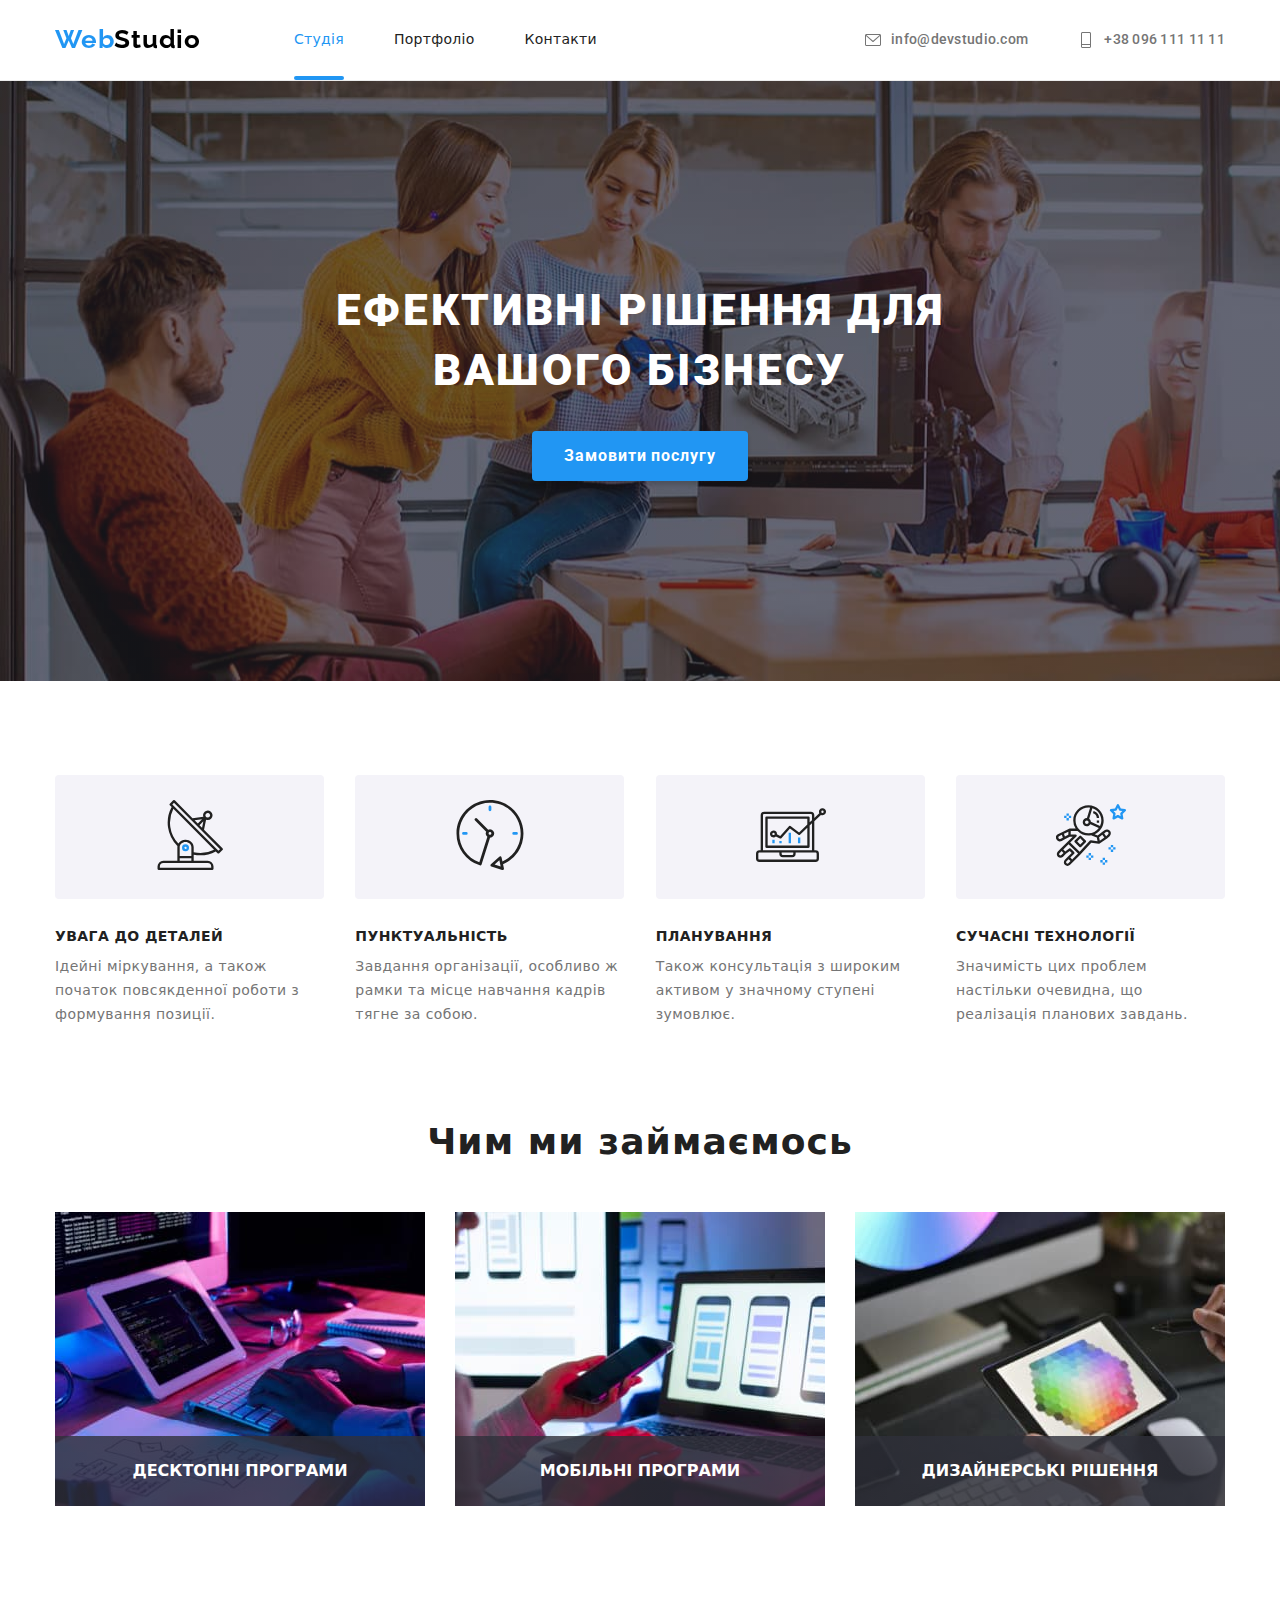
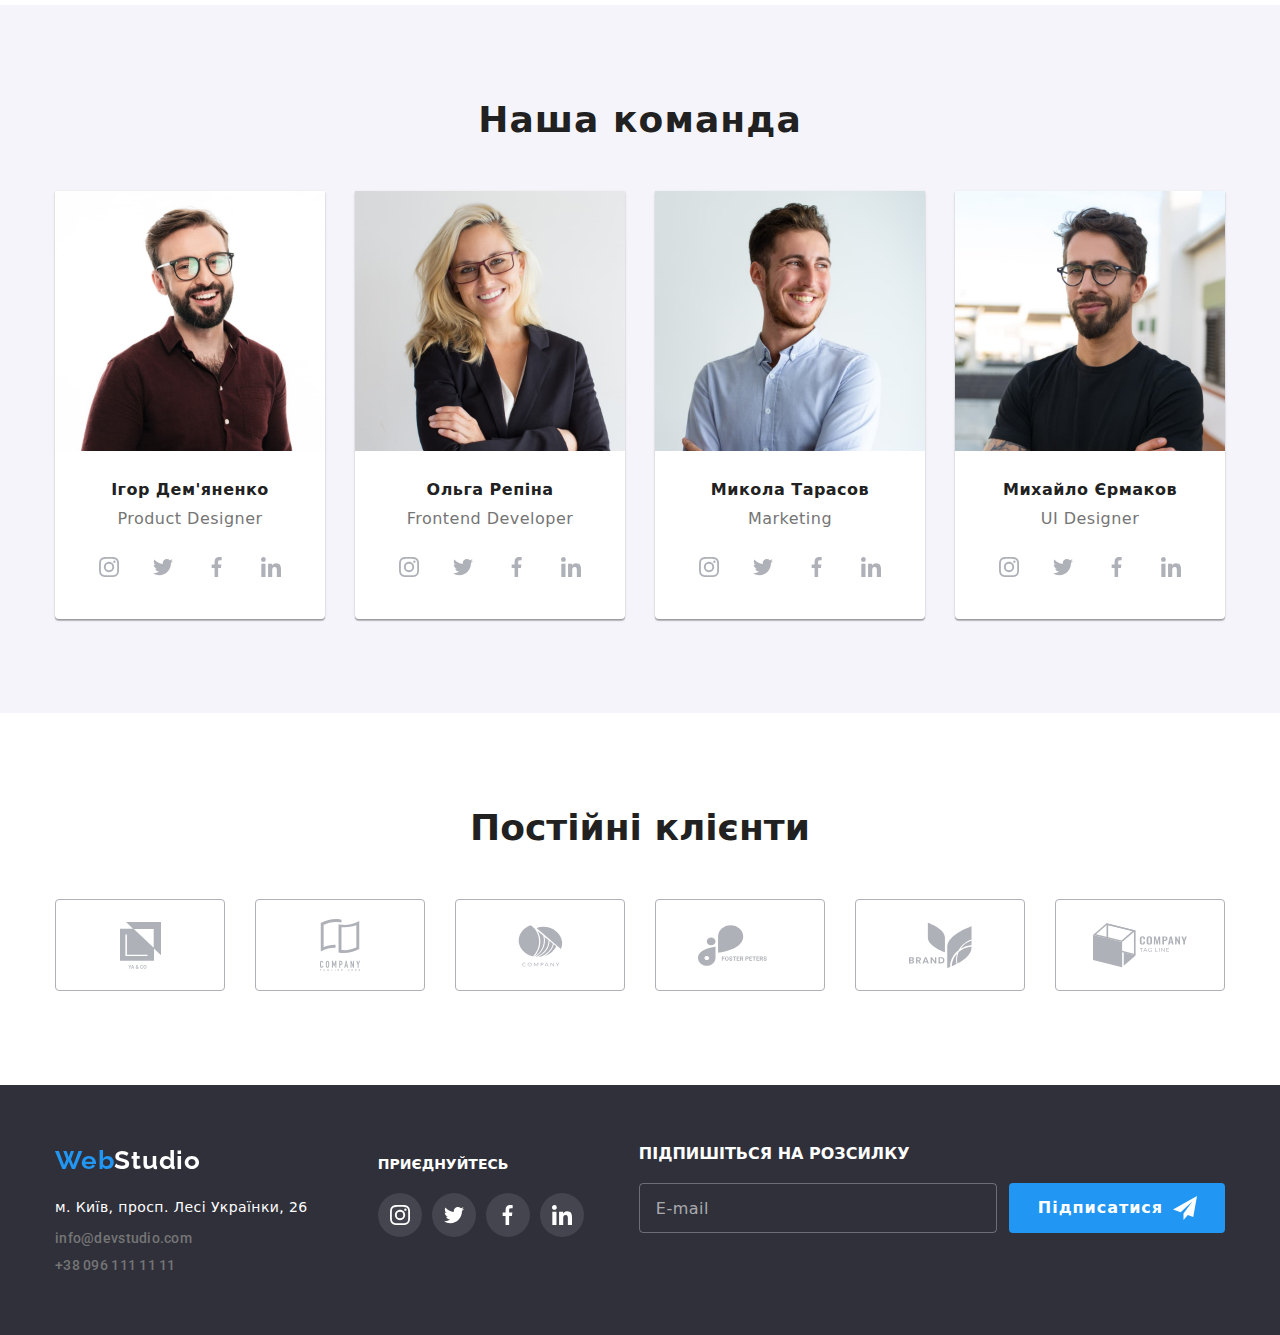
<file: index.html>
<!DOCTYPE html>
<html lang="uk">

<head>
  <meta charset="UTF-8" />
  <meta http-equiv="X-UA-Compatible" content="IE=edge" />
  <meta name="viewport" content="width=device-width, initial-scale=1.0" />
  <link href="css/style.css" rel="stylesheet" type="text/css" />
  <link href="css/modern-normalize.css" rel="stylesheet" type="text/css" />
  <link href="https://fonts.googleapis.com/css2?family=Raleway:wght@700&family=Roboto:wght@400;500;700;900&display=swap"
    rel="stylesheet" />
  <title>WebStudio</title>
</head>

<body>
  <header>
    <div class="container">
      <div class="sub-container">
        <a href="index.html" class="logo-header">WebStudio</a>
        <nav>
          <ul class="nav-menu">
            <li class="link-menu">
              <div class="item-activ">
                <a href="index.html" class="navigation  activ-menu">Студія </a>
              </div>
            </li>
            <li class="link-menu">
              <a href="portfolio.html" class="navigation">Портфоліо </a>
            </li>
            <li class="link-menu">
              <a href="#" class="navigation">Контакти </a>
            </li>
          </ul>
        </nav>

        <ul class="navigation-contact">
          <li class="link-contacts">
            <a href="mailto:info@devstudio.com" class="nav-contacts connect-nav">
              <svg class="icon" width="16" height="16">
                <use href="./img/icons.svg#mail"></use>
              </svg>
              info@devstudio.com</a>
          </li>
          <li class="link-contacts">
            <a href="tel:+380961111111" class="nav-contacts connect-nav">
              <svg class="icon" width="16" height="16">
                <use href="./img/icons.svg#tel"></use>
              </svg>
              +38 096 111 11 11</a>
          </li>
        </ul>
      </div>
    </div>
  </header>
  <main>

    <section class="order">
      <div class="order-div">
        <h1 class="order-h1">Ефективні рішення для вашого бізнесу</h1>

        <button type="button" class="order-button" data-modal-open>Замовити послугу</button>
      </div>
    </section>

    <section class="details">
      <div class="container">
        <h2 class="displaynone">Увага до деталей</h2>
        <ul class="details-list">
          <li class="details-item">
            <div class="icon-features">
              <svg width="70" height="70">
                <use href="./img/icons.svg#group"></use>
              </svg>
            </div>
            <h3 class="details-title">Увага до деталей</h3>
            <p class="details-text">
              Ідейні міркування, а також початок повсякденної роботи з
              формування позиції.
            </p>
          </li>
          <li class="details-item">
            <div class="icon-features">
              <svg width="70" height="70">
                <use href="./img/icons.svg#clock"></use>
              </svg>
            </div>
            <h3 class="details-title">Пунктуальність</h3>
            <p class="details-text">
              Завдання організації, особливо ж рамки та місце навчання
              кадрів тягне за собою.
            </p>
          </li>
          <li class="details-item">
            <div class="icon-features">
              <svg width="70" height="70">
                <use href="./img/icons.svg#diagram"></use>
              </svg>
            </div>
            <h3 class="details-title">Планування</h3>
            <p class="details-text">
              Також консультація з широким активом у значному
              ступені зумовлює.
            </p>
          </li>
          <li class="details-item">
            <div class="icon-features">
              <svg width="70" height="70">
                <use href="./img/icons.svg#astronaut"></use>
              </svg>
            </div>
            <h3 class="details-title">Сучасні технології</h3>
            <p class="details-text">
              Значимість цих проблем настільки очевидна, що реалізація
              планових завдань.
            </p>
          </li>
        </ul>
      </div>
    </section>

    <section class="what-we-do">
      <div class="container">
        <h2 class="what-we-do-title">Чим ми займаємось</h2>
        <ul class="what-we-do-img">
          <li class="what-we-do-item">
            <img class="img-block" src="img/keyboard.jpg" alt="Друкує на клавіатурі" width="370" />
            <p class="img-title">Десктопні програми</p>
          </li>
          <li class="what-we-do-item">
            <img class="img-block" src="img/phone.jpg" alt="Телефон в руці" width="370" />
            <p class="img-title">Мобільні програми</p>
          </li>
          <li class="what-we-do-item">
            <img class="img-block" src="img/tablet.jpg" alt="Планшет в руці" width="370" />
            <p class="img-title">Дизайнерські рішення</p>
          </li>
        </ul>
      </div>
    </section>

    <section class="team">
      <div class="container">
        <h2 class="team-title">Наша команда</h2>
        <ul class="team-card">
          <li class="team-item">
            <img src="img/igor.jpg" alt="Ігор Дем'яненко" width="270" height="260" />
            <div class="team-block">
              <h3 class="team-name">Ігор Дем'яненко</h3>
              <p class="team-text">Product Designer</p>
              <ul class="list icon-flex">
                <li>
                  <a class="icon-team" href="">
                    <svg class="icon-soc" width="20" height="20">
                      <use href="./img/icons.svg#instagram"></use>
                    </svg>
                  </a>
                </li>
                <li>
                  <a class="icon-team" href="">
                    <svg class="icon-soc" width="20" height="20">
                      <use href="./img/icons.svg#twiter"></use>
                    </svg>
                  </a>
                </li>
                <li>
                  <a class="icon-team" href="">
                    <svg class="icon-soc" width="20" height="20">
                      <use href="./img/icons.svg#facebook"></use>
                    </svg>
                  </a>
                </li>
                <li>
                  <a class="icon-team" href="">
                    <svg class="icon-soc" width="20" height="20">
                      <use href="./img/icons.svg#linkedin"></use>
                    </svg>
                  </a>
                </li>
              </ul>
            </div>
          </li>

          <li class="team-item">
            <img src="img/olga.jpg" alt="Ольга Репіна" width="270" height="260" />
            <div class="team-block">
              <h3 class="team-name">Ольга Репіна</h3>
              <p class="team-text">Frontend Developer</p>
              <ul class="list icon-flex">
                <li>
                  <a class="icon-team" href="">
                    <svg class="icon-soc" width="20" height="20">
                      <use href="./img/icons.svg#instagram"></use>
                    </svg>
                  </a>
                </li>
                <li>
                  <a class="icon-team" href="">
                    <svg class="icon-soc" width="20" height="20">
                      <use href="./img/icons.svg#twiter"></use>
                    </svg>
                  </a>
                </li>
                <li>
                  <a class="icon-team" href="">
                    <svg class="icon-soc" width="20" height="20">
                      <use href="./img/icons.svg#facebook"></use>
                    </svg>
                  </a>
                </li>
                <li>
                  <a class="icon-team" href="">
                    <svg class="icon-soc" width="20" height="20">
                      <use href="./img/icons.svg#linkedin"></use>
                    </svg>
                  </a>
                </li>
              </ul>
            </div>
          </li>

          <li class="team-item">
            <img src="img/mikola.jpg" alt="Микола Тарасов" width="270" height="260" />
            <div class="team-block">
              <h3 class="team-name">Микола Тарасов</h3>
              <p class="team-text">Marketing</p>
              <ul class="list icon-flex">
                <li>
                  <a class="icon-team" href="">
                    <svg class="icon-soc" width="20" height="20">
                      <use href="./img/icons.svg#instagram"></use>
                    </svg>
                  </a>
                </li>
                <li>
                  <a class="icon-team" href="">
                    <svg class="icon-soc" width="20" height="20">
                      <use href="./img/icons.svg#twiter"></use>
                    </svg>
                  </a>
                </li>
                <li>
                  <a class="icon-team" href="">
                    <svg class="icon-soc" width="20" height="20">
                      <use href="./img/icons.svg#facebook"></use>
                    </svg>
                  </a>
                </li>
                <li>
                  <a class="icon-team" href="">
                    <svg class="icon-soc" width="20" height="20">
                      <use href="./img/icons.svg#linkedin"></use>
                    </svg>
                  </a>
                </li>
              </ul>
            </div>
          </li>
          <li class="team-item">
            <img src="img/mihaylo.jpg" alt="Михайло Єрмаков" width="270" height="260" />
            <div class="team-block">
              <h3 class="team-name">Михайло Єрмаков</h3>
              <p class="team-text">UI Designer</p>
              <ul class="list icon-flex">
                <li>
                  <a class="icon-team" href="">
                    <svg class="icon-soc" width="20" height="20">
                      <use href="./img/icons.svg#instagram"></use>
                    </svg>
                  </a>
                </li>
                <li>
                  <a class="icon-team" href="">
                    <svg class="icon-soc" width="20" height="20">
                      <use href="./img/icons.svg#twiter"></use>
                    </svg>
                  </a>
                </li>
                <li>
                  <a class="icon-team" href="">
                    <svg class="icon-soc" width="20" height="20">
                      <use href="./img/icons.svg#facebook"></use>
                    </svg>
                  </a>
                </li>
                <li>
                  <a class="icon-team" href="">
                    <svg class="icon-soc" width="20" height="20">
                      <use href="./img/icons.svg#linkedin"></use>
                    </svg>
                  </a>
                </li>
              </ul>
            </div>
          </li>
        </ul>
      </div>
    </section>
    <section class="clients">
      <div class="container">
        <h2 class="sect">Постійні клієнти</h2>
        <ul class="list icon-flex">
          <li>
            <a class="list clients-box" href="">
              <svg class="icon-client" width="47" height="47">
                <use href="./img/icons.svg#yaco"></use>
              </svg>
            </a>
          </li>
          <li>
            <a class="clients-box" href="">
              <svg class="icon-client" width="52" height="52">
                <use href="./img/icons.svg#taglinehere"></use>
              </svg>
            </a>
          </li>
          <li>
            <a class="clients-box" href="">
              <svg class="icon-client" width="45" height="45">
                <use href="./img/icons.svg#company"></use>
              </svg>
            </a>
          </li>
          <li>
            <a class="clients-box" href="">
              <svg class="icon-client" width="85" height="85">
                <use href="./img/icons.svg#foster"></use>
              </svg>
            </a>
          </li>
          <li>
            <a class="clients-box" href="">
              <svg class="icon-client" width="63" height="63">
                <use href="./img/icons.svg#brand"></use>
              </svg>
            </a>
          </li>
          <li>
            <a class="clients-box" href="">
              <svg class="icon-client" width="94" height="94">
                <use href="./img/icons.svg#tagline"></use>
              </svg>
            </a>
          </li>
        </ul>
      </div>
    </section>
  </main>

  <footer>
    <div class="footer-div">
      <div class="container">
        <div class="box">
          <div class="footer-box">
            <a href="#" class="logo-footer">WebStudio</a>
            <address>
              <ul class="footer-contacts">
                <li class="footer-list">
                  <a href="https://goo.gl/maps/ZHvqtMLKhy8qMB8BA" class="location">м. Київ, просп. Лесі Українки, 26</a>
                </li>
                <li class="footer-list">
                  <a href="mailto:info@devstudio.com" class="nav-contacts">info@devstudio.com</a>
                </li>
                <li class="footer-list">
                  <a href="tel:+380961111111" class="nav-contacts">+38 096 111 11 11</a>
                </li>
              </ul>
            </address>
          </div>
          <div class="footer-join">
            <h2 class="join">ПРИЄДНУЙТЕСЬ</h2>
            <ul class="list icon-join-flex">
              <li class="item">
                <a class="icon-team" href="">
                  <svg class="icon-join" width="20" height="20">
                    <use href="./img/icons.svg#instagram"></use>
                  </svg>
                </a>
              </li>
              <li class="item">
                <a class="icon-team" href="">
                  <svg class="icon-join" width="20" height="20">
                    <use href="./img/icons.svg#twiter"></use>
                  </svg>
                </a>
              </li>
              <li class="item">
                <a class="icon-team" href="">
                  <svg class="icon-join" width="20" height="20">
                    <use href="./img/icons.svg#facebook"></use>
                  </svg>
                </a>
              </li>
              <li class="item">
                <a class="icon-team" href="">
                  <svg class="icon-join" width="20" height="20">
                    <use href="./img/icons.svg#linkedin"></use>
                  </svg>
                </a>
              </li>
            </ul>
          </div>
          <div class="footer-mail">
            <div class="subscribe-position">
              <form class="subscribe-form" name="subscribe" autocomplete="off">
                <div class="subscribe">
                  <label class="subscribe-inp">
                    <span class="subscribe-title">Підпишіться на розсилку</span>
                    <input class="subscribe-email" type="email" name="email" placeholder="E-mail" required />
                  </label>
                </div>
                <button class="subscribe-btn" type="submit">
                  Підписатися
                  <svg class="icon-send" width="24" height="24">
                    <use href="./img/icons.svg#send"></use>
                  </svg>
                </button>
              </form>
            </div>
          </div>
        </div>
      </div>
    </div>
  </footer>

  <div class="backdrop is-hidden" data-modal>
    <div class="modal">
      <button class="btn-close" type="button" data-modal-close>
        <svg class="icon-close" width="18" height="18">
          <use href="./img/icons.svg#close"></use>
        </svg>
      </button>
      <h2 class="modal-title">Залишіть свої дані, ми вам передзвонимо</h2>
      <form class="modal-form" name="modal-sub" autocomplete="off">
        <ul class="list">
          <li class="modal-list">
            <label>
              Ім'я
              <input class="modal-inp" type="text" name="name" />
              <svg class="modal-icon" width="18" height="18">
                <use href="./img/icons.svg#person"></use>
              </svg>
            </label>
          </li>
          <li class="modal-list">
            <label>
              Телефон
              <input class="modal-inp" type="tel" name="phone" />
              <svg class="modal-icon" width="18" height="18">
                <use href="./img/icons.svg#phone"></use>
              </svg>
            </label>
          </li>
          <li class="modal-list">
            <label>
              Пошта
              <input class="modal-inp" type="email" name="email" />
              <svg class="modal-icon" width="18" height="18">
                <use href="./img/icons.svg#email"></use>
              </svg>
            </label>
          </li>
          <li class="modal-list">
            <label>
              Коментар
              <textarea class="modal-area" name="comment" placeholder="Введіть текст"></textarea>
            </label>
          </li>
          <li>
            <label class="check-lab">
              <input class="consent" type="checkbox" name="consent" value="" />
              <svg class="consent-icon" width="16" height="16">
                <use href="./img/icons.svg#check"></use>
              </svg>
              <span class="check-bord"></span>
              Погоджуюся з розсилкою та приймаю&ensp;
              <a class="consent-title" href="">Умови договору</a>
            </label>
          </li>
        </ul>
        <button class="modal-send" type="submit">Відправити</button>
      </form>
    </div>
  </div>

  <script src="./js/modal.js"></script>

</body>

</html>
</file>
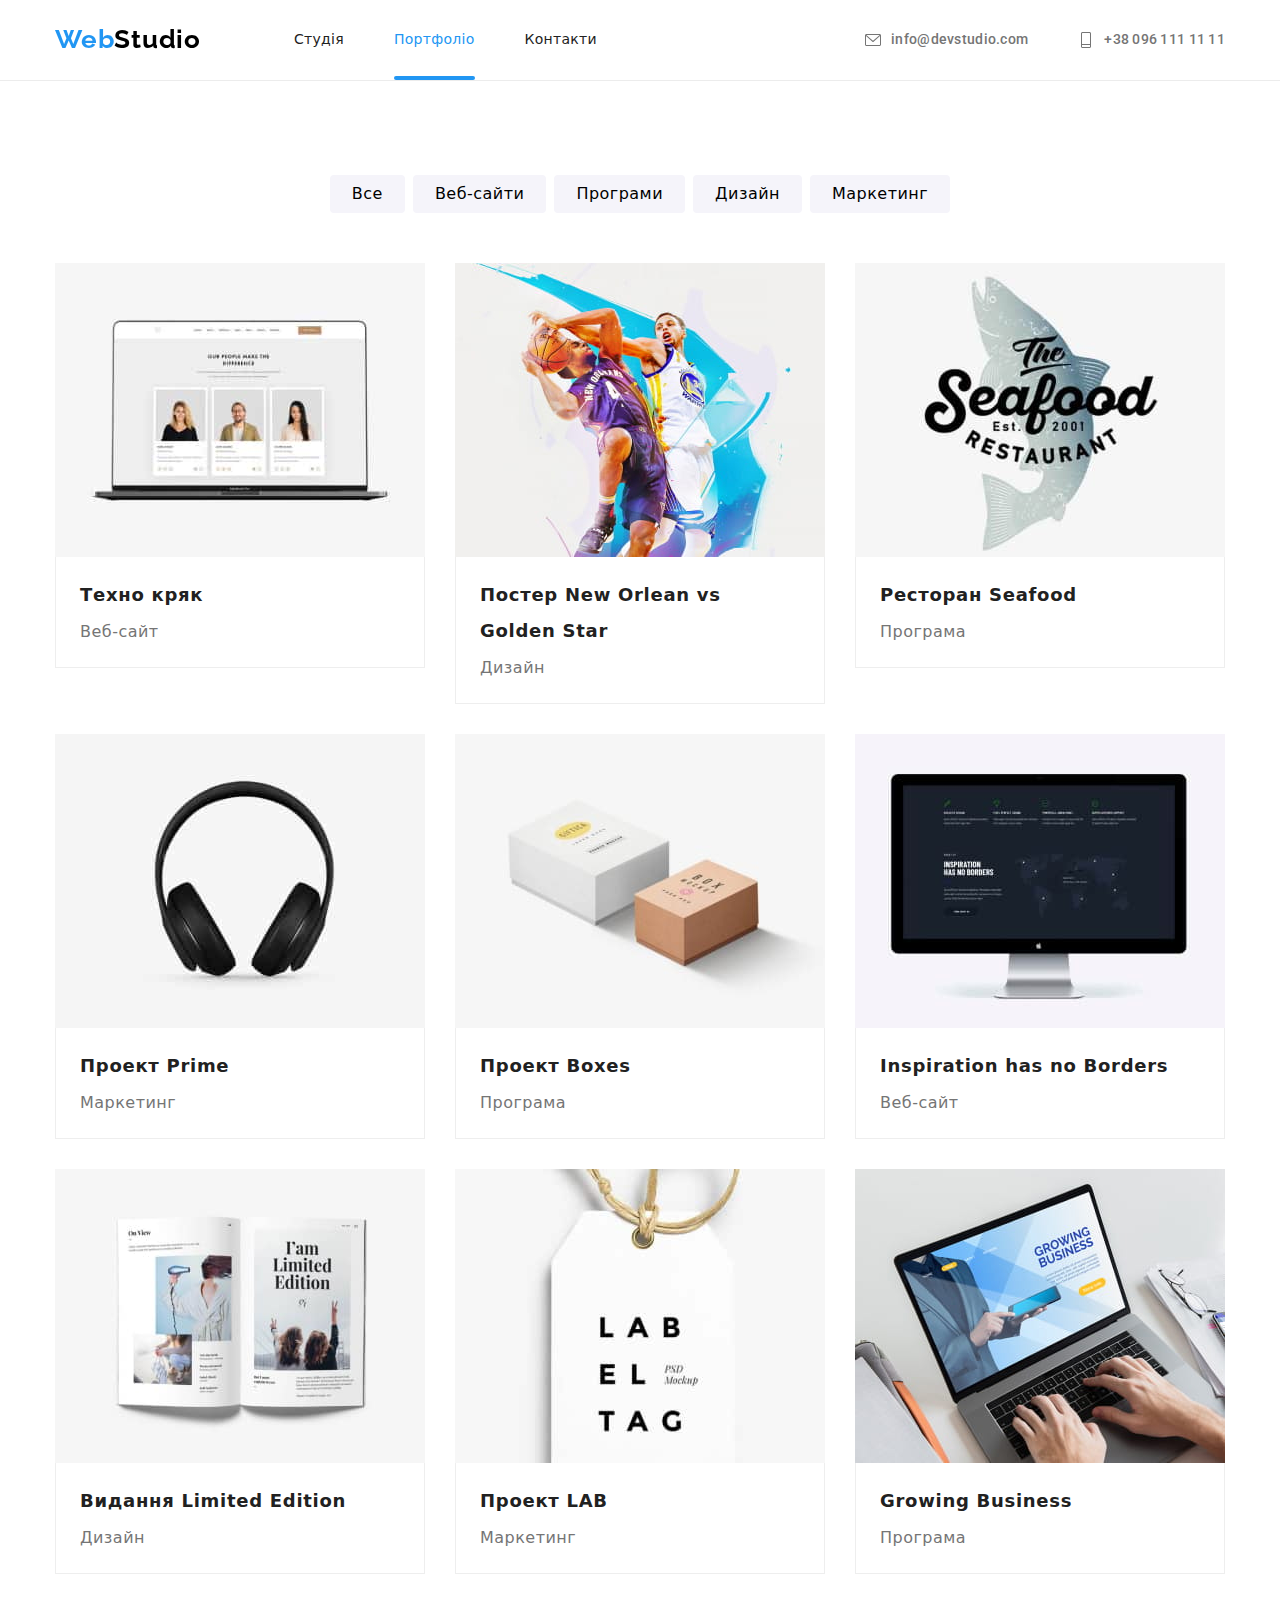
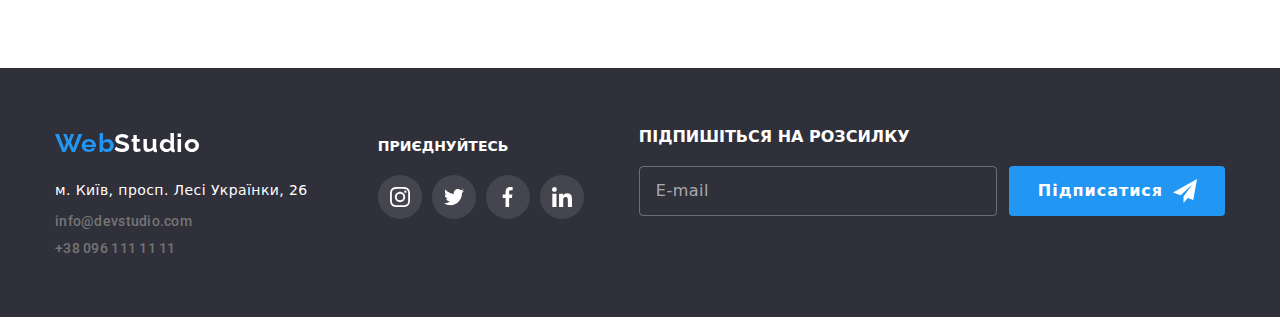
<file: portfolio.html>
<!DOCTYPE html>
<html lang="uk">

<head>
  <meta charset="UTF-8" />
  <meta http-equiv="X-UA-Compatible" content="IE=edge" />
  <meta name="viewport" content="width=device-width, initial-scale=1.0" />
  <link href="css/style.css" rel="stylesheet" type="text/css" />
  <link href="css/modern-normalize.css" rel="stylesheet" type="text/css" />
  <link href="https://fonts.googleapis.com/css2?family=Raleway:wght@700&family=Roboto:wght@400;500;700;900&display=swap"
    rel="stylesheet" />
  <title>WebStudio</title>
</head>

<body>
  <header>
    <div class="container">
      <div class="sub-container">
        <a href="index.html" class="logo-header">WebStudio</a>
        <nav>
          <ul class="nav-menu">
            <li class="link-menu">
              <a href="index.html" class="navigation">Студія </a>
            </li>
            <li class="link-menu">
              <div class="item-activ">
                <a href="portfolio.html" class="navigation   activ-menu">Портфоліо </a>
              </div>
            </li>
            <li class="link-menu">
              <a href="#" class="navigation">Контакти </a>
            </li>
          </ul>
        </nav>

        <ul class="navigation-contact">
          <li class="link-contacts">
            <a href="mailto:info@devstudio.com" class="nav-contacts connect-nav">
              <svg class="icon" width="16" height="16">
                <use href="./img/icons.svg#mail"></use>
              </svg>
              info@devstudio.com</a>
          </li>
          <li class="link-contacts">
            <a href="tel:+380961111111" class="nav-contacts connect-nav">
              <svg class="icon" width="16" height="16">
                <use href="./img/icons.svg#tel"></use>
              </svg>
              +38 096 111 11 11</a>
          </li>
        </ul>
      </div>
    </div>
  </header>

  <main>

    <section class="buttons">
      <div class="container">
        <h2 class="displaynone">Кнопки</h2>
        <ul class="button-items">
          <li class="list-button">
            <button type="button" class="button">Все</button>
          </li>
          <li class="list-button">
            <button type="button" class="button">Веб-сайти</button>
          </li>
          <li class="list-button">
            <button type="button" class="button">Програми</button>
          </li>
          <li class="list-button">
            <button type="button" class="button">Дизайн</button>
          </li>
          <li class="list-button">
            <button type="button" class="button">Маркетинг</button>
          </li>
        </ul>
      </div>
    </section>

    <section class="shop">
      <div class="container">
        <h2 class="displaynone">Товар</h2>
        <ul class="shop-list portf-cont">
          <li class="shop-item">
            <div class="item-shadow">
              <div class="item-overley">
                <img class="port-list" src="img/laptop.jpg" alt="Ігор Дем'яненко" width="370" />
                <p class="title-overley">
                  Технокряк це сучасний майданчик поширення
                  коронавірусу. Компанії використовують цю платформу для
                  цифрового шпигунства та атак на захищені сервери
                  конкурентів.
                </p>
              </div>
              <div class="shop-block">
                <h3 class="shop-name">Техно кряк</h3>
                <p class="shop-text">Веб-сайт</p>
              </div>
            </div>
          </li>

          <li class="shop-item">
            <div class="item-shadow">
              <div class="item-overley">
                <img class="port-list" src="img/basketball.jpg" alt="Ольга Репіна" width="370" />
                <p class="title-overley">
                  Технокряк це сучасний майданчик поширення
                  коронавірусу. Компанії використовують цю платформу для
                  цифрового шпигунства та атак на захищені сервери
                  конкурентів.
                </p>
              </div>
              <div class="shop-block">
                <h3 class="shop-name">Постер New Orlean vs Golden Star</h3>
                <p class="shop-text">Дизайн</p>
              </div>
            </div>
          </li>

          <li class="shop-item">
            <div class="item-shadow">
              <div class="item-overley">
                <img class="port-list" src="img/seafood.jpg" alt="Микола Тарасов" width="370" />
                <p class="title-overley">
                  Технокряк це сучасний майданчик поширення
                  коронавірусу. Компанії використовують цю платформу для
                  цифрового шпигунства та атак на захищені сервери
                  конкурентів.
                </p>
              </div>
              <div class="shop-block">
                <h3 class="shop-name">Ресторан Seafood</h3>
                <p class="shop-text">Програма</p>
              </div>
            </div>
          </li>
          <li class="shop-item">
            <div class="item-shadow">
              <div class="item-overley">
                <img class="port-list" src="img/headphones.jpg" alt="Михайл Єрмаков" width="370" />
                <p class="title-overley">
                  Технокряк це сучасний майданчик поширення
                  коронавірусу. Компанії використовують цю платформу для
                  цифрового шпигунства та атак на захищені сервери
                  конкурентів.
                </p>
              </div>
              <div class="shop-block">
                <h3 class="shop-name">Проект Prime</h3>
                <p class="shop-text">Маркетинг</p>
              </div>
            </div>
          </li>
          <li class="shop-item">
            <div class="item-shadow">
              <div class="item-overley">
                <img class="port-list" src="img/boxes.jpg" alt="Ігор Дем'яненко" width="370" />
                <p class="title-overley">
                  Технокряк це сучасний майданчик поширення
                  коронавірусу. Компанії використовують цю платформу для
                  цифрового шпигунства та атак на захищені сервери
                  конкурентів.
                </p>
              </div>
              <div class="shop-block">
                <h3 class="shop-name">Проект Boxes</h3>
                <p class="shop-text">Програма</p>
              </div>
            </div>
          </li>

          <li class="shop-item">
            <div class="item-shadow">
              <div class="item-overley">
                <img class="port-list" src="img/monitor.jpg" alt="Ольга Репіна" width="370" />
                <p class="title-overley">
                  Технокряк це сучасний майданчик поширення
                  коронавірусу. Компанії використовують цю платформу для
                  цифрового шпигунства та атак на захищені сервери
                  конкурентів.
                </p>
              </div>
              <div class="shop-block">
                <h3 class="shop-name">Inspiration has no Borders</h3>
                <p class="shop-text">Веб-сайт</p>
              </div>
            </div>
          </li>

          <li class="shop-item">
            <div class="item-shadow">
              <div class="item-overley">
                <img class="port-list" src="img/book.jpg" alt="Микола Тарасов" width="370" />
                <p class="title-overley">
                  Технокряк це сучасний майданчик поширення
                  коронавірусу. Компанії використовують цю платформу для
                  цифрового шпигунства та атак на захищені сервери
                  конкурентів.
                </p>
              </div>
              <div class="shop-block">
                <h3 class="shop-name">Видання Limited Edition</h3>
                <p class="shop-text">Дизайн</p>
              </div>
            </div>
          </li>
          <li class="shop-item">
            <div class="item-shadow">
              <div class="item-overley">
                <img class="port-list" src="img/labeltag.jpg" alt="Михайло Єрмаков" width="370" />
                <p class="title-overley">
                  Технокряк це сучасний майданчик поширення
                  коронавірусу. Компанії використовують цю платформу для
                  цифрового шпигунства та атак на захищені сервери
                  конкурентів.
                </p>
              </div>
              <div class="shop-block">
                <h3 class="shop-name">Проект LAB</h3>
                <p class="shop-text">Маркетинг</p>
              </div>
            </div>
          </li>
          <li class="shop-item">
            <div class="item-shadow">
              <div class="item-overley">
                <img class="port-list" src="img/workingwithlaptop.jpg" alt="Михайло Єрмаков" width="370" />
                <p class="title-overley">
                  Технокряк це сучасний майданчик поширення
                  коронавірусу. Компанії використовують цю платформу для
                  цифрового шпигунства та атак на захищені сервери
                  конкурентів.
                </p>
              </div>
              <div class="shop-block">
                <h3 class="shop-name">Growing Business</h3>
                <p class="shop-text">Програма</p>
              </div>
            </div>
          </li>
        </ul>
      </div>
    </section>
  </main>

  <footer>
    <div class="footer-div">
      <div class="container">
        <div class="box">
          <div class="footer-box">
            <a href="#" class="logo-footer">WebStudio</a>
            <address>
              <ul class="footer-contacts">
                <li class="footer-list">
                  <a href="https://goo.gl/maps/ZHvqtMLKhy8qMB8BA" class="location">м. Київ, просп. Лесі Українки, 26</a>
                </li>
                <li class="footer-list">
                  <a href="mailto:info@devstudio.com" class="nav-contacts">info@devstudio.com</a>
                </li>
                <li class="footer-list">
                  <a href="tel:+380961111111" class="nav-contacts">+38 096 111 11 11</a>
                </li>
              </ul>
            </address>
          </div>
          <div class="footer-join">
            <h2 class="join">ПРИЄДНУЙТЕСЬ</h2>
            <ul class="list icon-join-flex">
              <li class="item">
                <a class="icon-team" href="">
                  <svg class="icon-join" width="20" height="20">
                    <use href="./img/icons.svg#instagram"></use>
                  </svg>
                </a>
              </li>
              <li class="item">
                <a class="icon-team" href="">
                  <svg class="icon-join" width="20" height="20">
                    <use href="./img/icons.svg#twiter"></use>
                  </svg>
                </a>
              </li>
              <li class="item">
                <a class="icon-team" href="">
                  <svg class="icon-join" width="20" height="20">
                    <use href="./img/icons.svg#facebook"></use>
                  </svg>
                </a>
              </li>
              <li class="item">
                <a class="icon-team" href="">
                  <svg class="icon-join" width="20" height="20">
                    <use href="./img/icons.svg#linkedin"></use>
                  </svg>
                </a>
              </li>
            </ul>
          </div>
          <div class="footer-mail">
            <div class="subscribe-position">
              <form class="subscribe-form" name="subscribe" autocomplete="off">
                <div class="subscribe">
                  <label class="subscribe-inp">
                    <span class="subscribe-title">Підпишіться на розсилку</span>
                    <input class="subscribe-email" type="email" name="email" placeholder="E-mail" required />
                  </label>
                </div>
                <button class="subscribe-btn" type="submit">
                  Підписатися
                  <svg class="icon-send" width="24" height="24">
                    <use href="./img/icons.svg#send"></use>
                  </svg>
                </button>
              </form>
            </div>
          </div>
        </div>
      </div>
    </div>
  </footer>
</body>

</html>
</file>
<file: css/style.css>
:root {
  --black-color: #212121;
  --blackColor: #000000;
  --blue-color: #2196f3;
  --white-color: #ffffff;
  --whiteColor: #f5f4fa;
  --border: #ececec;
  --border-shop: #eeeeee;
  --grey-color: #757575;
  --greyColor: #2f303a;
  --icon-color: #afb1b8;
  --shadow: rgba(0, 0, 0, 0.15);
}

header {
  border-bottom: 1px solid var(--border);
}


li {
  list-style-type: none;
}

ul {
  margin: 0px;
  padding: 0px;
}

img {
  display: block;
}

body {
  font-family: "Roboto";
  font-style: normal;
  font-weight: 500;
  color: var(--black-color);
}

address {
  font-style: normal;
}

.displaynone {
  display: none;
  margin: 0px;
}

.container {
  max-width: 1200px;
  padding-left: 15px;
  padding-right: 15px;
  margin-left: auto;
  margin-right: auto;
}

.displaynone {
  display: none;
}

/*-----------------------------header-----------------------------*/
.logo-header {
  display: inline-block;
  padding: 24px 0px 25px 0px;
  font-family: "Raleway";
  font-weight: 700;
  font-size: 26px;
  line-height: 1.19;

  color: transparent;
  -webkit-background-clip: text;
  background-clip: text;
  background-image: linear-gradient(to left,
      var(--blackColor) 30% 59%,
      var(--blue-color) 60%);
  letter-spacing: 0.03em;
}

.navigation {
  display: block;
  padding: 32px 0px 32px 0px;
  font-size: 14px;
  line-height: 1.14;
  letter-spacing: 0.02em;
  color: var(--black-color);
  text-decoration: none;
  transition: color 250ms cubic-bezier(0.4, 0, 0.2, 1);
}

.activ-menu {
  color: var(--blue-color);
}

.activ-menu::after {
  position: absolute;
  content: '';
  display: block;
  height: 4px;
  width: 100%;
  bottom: 0;
  left: 0;
  background-color: var(--blue-color);
  border-radius: 2px;
}

.item-activ {
  position: relative;
}

.link-menu {
  margin-right: 50px;
}

.link-menu:last-child {
  margin-right: 0px;
}

.link-contacts {
  margin-right: 50px;
}

.link-contacts:last-child {
  margin-right: 0px;
}

.sub-container {
  display: flex;
}

.navigation-contact {
  margin-left: auto;
  padding: 32px 0px 32px 0px;
  display: flex;
}

.nav-menu {
  margin-left: 93px;
  display: flex;
}

.nav:hover,
.nav:focus {
  color: var(--blue-color);
}

.nav-contacts {
  font-size: 14px;
  line-height: 1.14;
  letter-spacing: 0.02em;
  text-decoration: none;
  font-family: "Roboto";
  color: var(--grey-color);
}

.nav-contacts:hover,
.nav-contacts:focus {
  color: var(--blue-color);
  transition: 0.25s;
}

/*-----------------------------index(main)-----------------------------*/

.order {
  background-image: linear-gradient(rgba(47, 48, 58, 0.4),
      rgba(47, 48, 58, 0.4)),
    url("../img/business.jpg");
}

.order-h1 {
  margin: 0px;
  margin-bottom: 30px;
  text-align: center;
  font-family: "Roboto";
  font-weight: 900;
  font-size: 44px;
  line-height: 1.36;

  letter-spacing: 0.06em;
  text-transform: uppercase;
  color: var(--white-color);
}

.order-button {
  font-family: "Roboto";
  padding: 10px 32px 10px 32px;
  background: var(--blue-color);
  box-shadow: 0px 4px 4px var(--shadow);
  border-radius: 4px;
  border: 0px;

  font-weight: 700;
  font-size: 16px;
  line-height: 1.87;
  cursor: pointer;

  letter-spacing: 0.06em;

  color: var(--white-color);
}

.order-div {
  text-align: center;
  max-width: 696px;
  margin: auto;
  padding: 200px 0px 200px 0px;
}

.details {
  padding-top: 94px;
}

.details-title {
  margin: 0px;
  margin-bottom: 10px;
  font-weight: 700;
  font-size: 14px;
  line-height: 1.14;
  letter-spacing: 0.03em;
  text-transform: uppercase;
}

.details-text {
  margin: 0px;
  font-weight: 400;
  font-size: 14px;
  line-height: 1.71;
  letter-spacing: 0.03em;

  color: var(--grey-color);
}

.details-list {
  display: flex;
  justify-content: space-between;
}

.details-item {
  max-width: 269px;
}

.what-we-do {
  padding-top: 94px;
  padding-bottom: 99px;
}

.what-we-do-title {
  text-align: center;
  margin: 0px;
  margin-bottom: 50px;
  font-weight: 700;
  font-size: 36px;
  line-height: 1.16;
  letter-spacing: 0.03em;
}

.what-we-do-img {
  display: flex;
  flex-wrap: wrap;
  justify-content: space-between;
}

.img-title {
  position: absolute;
  height: 70px;
  width: 100%;
  bottom: 0;
  left: 0;
  background-image: linear-gradient(rgba(47, 48, 58, 0.8),
      rgba(47, 48, 58, 0.8));
  display: flex;
  align-items: center;
  justify-content: center;
  font-weight: 700;
  line-height: 1.14;
  text-align: center;
  text-transform: uppercase;
  color: var(--white-color);
}

.img-block {
  display: block;
}

.what-we-do-img p {
  margin: 0px;
}

.what-we-do-item {
  position: relative;

}

.team {
  padding: 94px 0px 94px 0px;
  background: var(--whiteColor);
}

.team-title {
  text-align: center;
  margin: 0px;
  margin-bottom: 50px;
  font-weight: 700;
  font-size: 36px;
  line-height: 1.16;
  letter-spacing: 0.03em;
}

.team-name {
  margin: 0px;
  margin-bottom: 10px;
  font-size: 16px;
  line-height: 1.18;
  letter-spacing: 0.03em;
}

.team-text {
  margin: 0px;
  margin-bottom: 16px;
  font-weight: 400;
  font-size: 16px;
  line-height: 1.18;
  letter-spacing: 0.03em;
  color: var(--grey-color);
}

.team-block {
  padding: 30px 32px;
  text-align: center;
}

.team-item {
  margin-right: 30px;
  background: var(--white-color);
  box-shadow: 0px 1px 3px rgba(0, 0, 0, 0.12), 0px 1px 1px rgba(0, 0, 0, 0.14),
    0px 2px 1px rgba(0, 0, 0, 0.2);
  border-radius: 0px 0px 4px 4px;
}

.team-item:last-child {
  margin-right: 0px;
}

.team-card {
  display: flex;
}

/*-----------------------------portfolio(main)-----------------------------*/


.buttons {
  padding-top: 94px;
}

.button {
  font-weight: 500;
  padding: 6px 22px 6px 22px;
  background: var(--whiteColor);
  border-radius: 4px;
  border: 0px;
  font-size: 16px;
  line-height: 1.62;
  cursor: pointer;

  text-align: center;
  letter-spacing: 0.03em;
}

.button:hover,
.button:focus {
  background: var(--blue-color);
  border-radius: 4px;
  border: 0px;
  color: var(--white-color);

  box-shadow: 0px 3px 1px rgba(0, 0, 0, 0.1), 0px 1px 2px rgba(0, 0, 0, 0.08), 0px 2px 2px rgba(0, 0, 0, 0.12);
  transition: 0.25s;
}

.button-items {
  display: flex;
  justify-content: center;
}

.list-button {
  margin-right: 8px;
}

.list-button:last-child {
  margin-right: 0px;
}

.shop {
  padding: 50px 0px 94px 0px;
}

.shop-name {
  margin: 0px;
  margin-bottom: 4px;
  font-weight: 700;
  font-size: 18px;
  line-height: 2;

  letter-spacing: 0.04em;
}

.shop-text {
  margin: 0px;
  font-weight: 400;
  font-size: 16px;
  line-height: 1.87;

  letter-spacing: 0.03em;

  color: var(--grey-color);
}

.shop-block {
  padding: 20px 24px 20px 24px;
  border-left: 1px solid var(--border-shop);
  border-right: 1px solid var(--border-shop);
  border-bottom: 1px solid var(--border-shop);

}

.port-list {
  display: block;
}

.shop-item:hover .item-shadow,
.shop-item:focus .item-shadow {
  box-shadow: 0px 1px 1px rgba(0, 0, 0, 0.12), 0px 4px 4px rgba(0, 0, 0, 0.06),
    1px 4px 6px rgba(0, 0, 0, 0.16);
}

.item-overley {
  position: relative;
  overflow: hidden;
}



.title-overley {
  position: absolute;
  height: 315px;
  width: 100%;
  top: 100%;
  left: 0;
  background-image: linear-gradient(rgba(33, 150, 243, 0.9),
      rgba(33, 150, 243, 0.9));

  display: flex;
  align-items: center;
  padding: 24px;

  font-size: 18px;
  line-height: 1.56;
  color: var(--white-color);

  transform: translateY(0);
  transition: transform 250ms cubic-bezier(0.4, 0, 0.2, 1);
}

.shop-item:hover .title-overley,
.shop-item:focus .title-overley {
  transform: translateY(-100%);
}

.shop-list {
  display: flex;
  flex-wrap: wrap;
  gap: 30px;
  justify-content: space-between;
}

.shop-item {
  max-width: 370px;
  display: inline-block;
  background: var(--white-color);

}

/*-----------------------------footer-----------------------------*/

.footer-div {
  padding: 60px 0px 60px 0px;
  background: var(--greyColor);
}

.logo-footer {
  display: inline-block;
  margin-bottom: 20px;
  font-family: "Raleway";
  font-weight: 700;
  font-size: 26px;
  line-height: 1.19;

  color: transparent;
  -webkit-background-clip: text;
  background-clip: text;
  background-image: linear-gradient(to left,
      var(--white-color) 30% 59%,
      var(--blue-color) 60%);
  letter-spacing: 0.03em;
}

.location {
  font-weight: 400;
  font-size: 14px;
  line-height: 1.71;
  text-decoration: none;

  letter-spacing: 0.03em;
  color: var(--white-color);
}

.footer-list {
  margin-bottom: 9px;
}

.footer-list:last-child {
  margin-bottom: 0px;
}

.location:hover,
.location:focus {
  color: var(--blue-color);
}

.icon {
  margin-right: 10px;
  fill: currentColor;
}

.connect-nav {
  display: flex;
  align-items: center;
}

.icon-features {
  background-color: #f4f3f9;
  border-radius: 4px;
  padding: 25px 100px;
  margin-bottom: 30px;
}

.list {
  margin: 0;
  padding: 0;

  list-style: none;
  text-decoration: none;
}

.icon-flex {
  display: flex;
  justify-content: space-between;
}

.icon-team {
  display: flex;
  justify-content: center;
  align-items: center;
  height: 44px;
  width: 44px;
  border-radius: 50%;
  transition: 0.25s;
}

.icon-team:hover,
.icon-team:focus {
  background-color: var(--blue-color);

}

.icon-team:hover .icon-soc,
.icon-team:focus .icon-soc {
  fill: var(--white-color);
}

.icon-soc {
  fill: var(--icon-color);
}

.clients {
  padding-top: 94px;
  padding-bottom: 94px;
}

.sect {

  margin-top: 0px;

  margin-bottom: 50px;

  font-size: 36px;
  line-height: 1.17;
  text-align: center;
  color: var(--title-color);
}

.clients-box {
  display: flex;
  align-items: center;
  justify-content: center;
  height: 92px;
  width: 170px;
  border: 1px solid var(--icon-color);
  box-sizing: border-box;
  border-radius: 4px;
}

.clients-box:hover,
.clients-box:focus {
  border-color: var(--blue-color);
}

.icon-client {
  fill: var(--icon-color);
}

.clients-box:hover .icon-client,
.clients-box:focus .icon-client {
  fill: var(--blue-color);
  transition: 0.25s;
}

.footer-box {
  margin-right: 70px;
}

.footer-mail {
  margin-left: auto;
}

.join {
  font-size: 14px;
  line-height: 1.14;
  color: var(--white-color);
  margin-bottom: 20px;
}

.icon-join-flex {
  display: flex;
  color: var(--white-color);
}

.icon-join-flex .icon-team {
  background-color: rgba(255, 255, 255, 0.1);
  border-radius: 50%;
}

.item {
  flex-basis: calc((100% - 3 * 30px) / 3);

}

.icon-join {
  fill: var(--white-color);
}

.icon-join-flex .item:not(:last-child) {
  margin-right: 10px;
}

.item .icon-team:hover,
.item .icon-team:focus {
  background-color: var(--blue-color);
}

.box {
  display: flex;
}

.backdrop {
  position: fixed;
  top: 0;
  left: 0;
  width: 100%;
  height: 100%;

  background-color: rgba(0, 0, 0, 0.2);

  opacity: 1;
  transition: opacity 250ms cubic-bezier(0.4, 0, 0.2, 1),
    visibility 250ms cubic-bezier(0.4, 0, 0.2, 1);
}

.backdrop.is-hidden {
  visibility: hidden;
  opacity: 0;
  pointer-events: none;
}

.backdrop.is-hidden .modal {
  transform: translate(-50%, -50%) scale(1.5);
}

.modal {
  position: absolute;
  top: 50%;
  left: 50%;
  padding: 40px;

  min-width: 528px;
  min-height: 581px;

  background-color: var(--white-color);
  box-shadow: 0px 1px 3px rgba(0, 0, 0, 0.12), 0px 1px 1px rgba(0, 0, 0, 0.14),
    0px 2px 1px rgba(0, 0, 0, 0.2);
  border-radius: 4px;

  transform: translate(-50%, -50%) scale(1);
  transition: transform 250ms cubic-bezier(0.4, 0, 0.2, 1);
}

.btn-close {
  position: absolute;
  top: 8px;
  right: 8px;
  display: flex;
  justify-content: center;
  align-items: center;
  width: 30px;
  height: 30px;
  padding: 0;

  background-color: var(--white-color);
  border: 1px solid rgba(0, 0, 0, 0.1);
  border-radius: 50%;
  cursor: pointer;
}

.icon-close {
  fill: var(--blackColor);
  transition: fill 250ms cubic-bezier(0.4, 0, 0.2, 1);
}

.btn-close:hover .icon-close,
.btn-close:focus .icon-close {
  fill: var(--blue-color);
}

.modal-title {
  margin-bottom: 11px;

  font-weight: 700;
  font-size: 20px;
  line-height: 1.15;
  text-align: center;
  color: var(--black-color);
}

.modal-inp {
  width: 100%;
  height: 40px;
  margin-top: 4px;
  margin-bottom: 10px;
  padding-left: 42px;

  border: 1px solid rgba(33, 33, 33, 0.2);
  border-radius: 4px;
  transition: border-color 250ms cubic-bezier(0.4, 0, 0.2, 1);
}

.modal-icon {
  position: absolute;
  bottom: 21px;
  left: 12px;
  fill: var(--blackColor);
  transition: fill 250ms cubic-bezier(0.4, 0, 0.2, 1);
}

.modal-inp:focus+svg {
  fill: var(--blue-color);
}

.modal-inp:focus {
  outline: none;
  border-color: var(--blue-color);
}

.modal-area {
  width: 100%;
  height: 120px;
  margin-top: 4px;
  margin-bottom: 20px;
  padding: 12px 16px;
  resize: none;

  font-size: 12px;
  line-height: 1.17;
  letter-spacing: 0.01em;

  border: 1px solid rgba(33, 33, 33, 0.2);
  border-radius: 4px;

  transition: border-color 250ms cubic-bezier(0.4, 0, 0.2, 1);
}

.modal-list textarea::placeholder {
  font-size: 12px;
  line-height: 1.17;
  letter-spacing: 0.01em;
  color: rgba(117, 117, 117, 0.5);
}

.modal-area:focus {
  outline: none;
  border-color: var(--blue-color);
}

.modal-list {
  position: relative;
  font-size: 12px;
  line-height: 1.17;
  letter-spacing: 0.01em;
}

.consent-title {
  color: var(--blue-color);
}

.check-lab {
  position: relative;
  display: flex;
  align-items: center;
}

.consent-icon {
  position: absolute;
  fill: var(--white-color);
  cursor: pointer;
}

.consent {
  -webkit-appearance: none;
  -moz-appearance: none;
  appearance: none;
}

.check-bord {
  display: inline-block;
  width: 16px;
  height: 16px;
  margin-right: 7px;

  border: 2px solid var(--black-color);
  border-radius: 2px;
}

.consent:checked~.check-bord {
  border-color: var(--blue-color);
  background-color: var(--blue-color);
}

.modal-send {
  display: block;
  margin: 30px auto 0px;
  font-weight: 700;
  font-size: 16px;
  line-height: 1.87;
  letter-spacing: 0.06em;
  padding: 10px 55px;

  color: var(--white-color);
  background-color: var(--blue-color);
  box-shadow: 0px 4px 4px rgba(0, 0, 0, 0.15);
  border: none;
  border-radius: 4px;
  cursor: pointer;
}






.subscribe-position {
  flex-grow: 1;

}

.subscribe-form {
  display: flex;
  align-items: flex-end;
}

.subscribe {
  display: flex;
  flex-grow: 1;
}

.subscribe-inp {
  width: 100%;
}

.subscribe-title {
  display: block;
  margin-bottom: 20px;

  font-weight: 700;
  line-height: 1.14;
  text-transform: uppercase;
  color: var(--white-color);
}

.subscribe-email {
  height: 50px;
  padding: 15px 16px;
  width: 358px;

  background-color: transparent;
  border: 1px solid rgba(255, 255, 255, 0.3);
  border-radius: 4px;

  font-size: 16px;
  line-height: 1.25;
  letter-spacing: 0.03em;
  color: rgba(255, 255, 255, 0.6);
}

.subscribe-inp input::placeholder {
  font-size: 16px;
  line-height: 1.25;
  color: rgba(255, 255, 255, 0.6);
}

.subscribe-btn {
  display: flex;
  align-items: center;
  flex-basis: 200px;
  height: 50px;
  margin-left: 12px;
  padding: 10px 28px 10px 29px;

  background-color: var(--blue-color);
  border: none;
  border-radius: 4px;
  font-weight: 700;
  font-size: 16px;
  line-height: 1.87;
  letter-spacing: 0.06em;
  color: var(--white-color);

  cursor: pointer;
}

.icon-send {
  margin-left: 10px;
}
</file>
